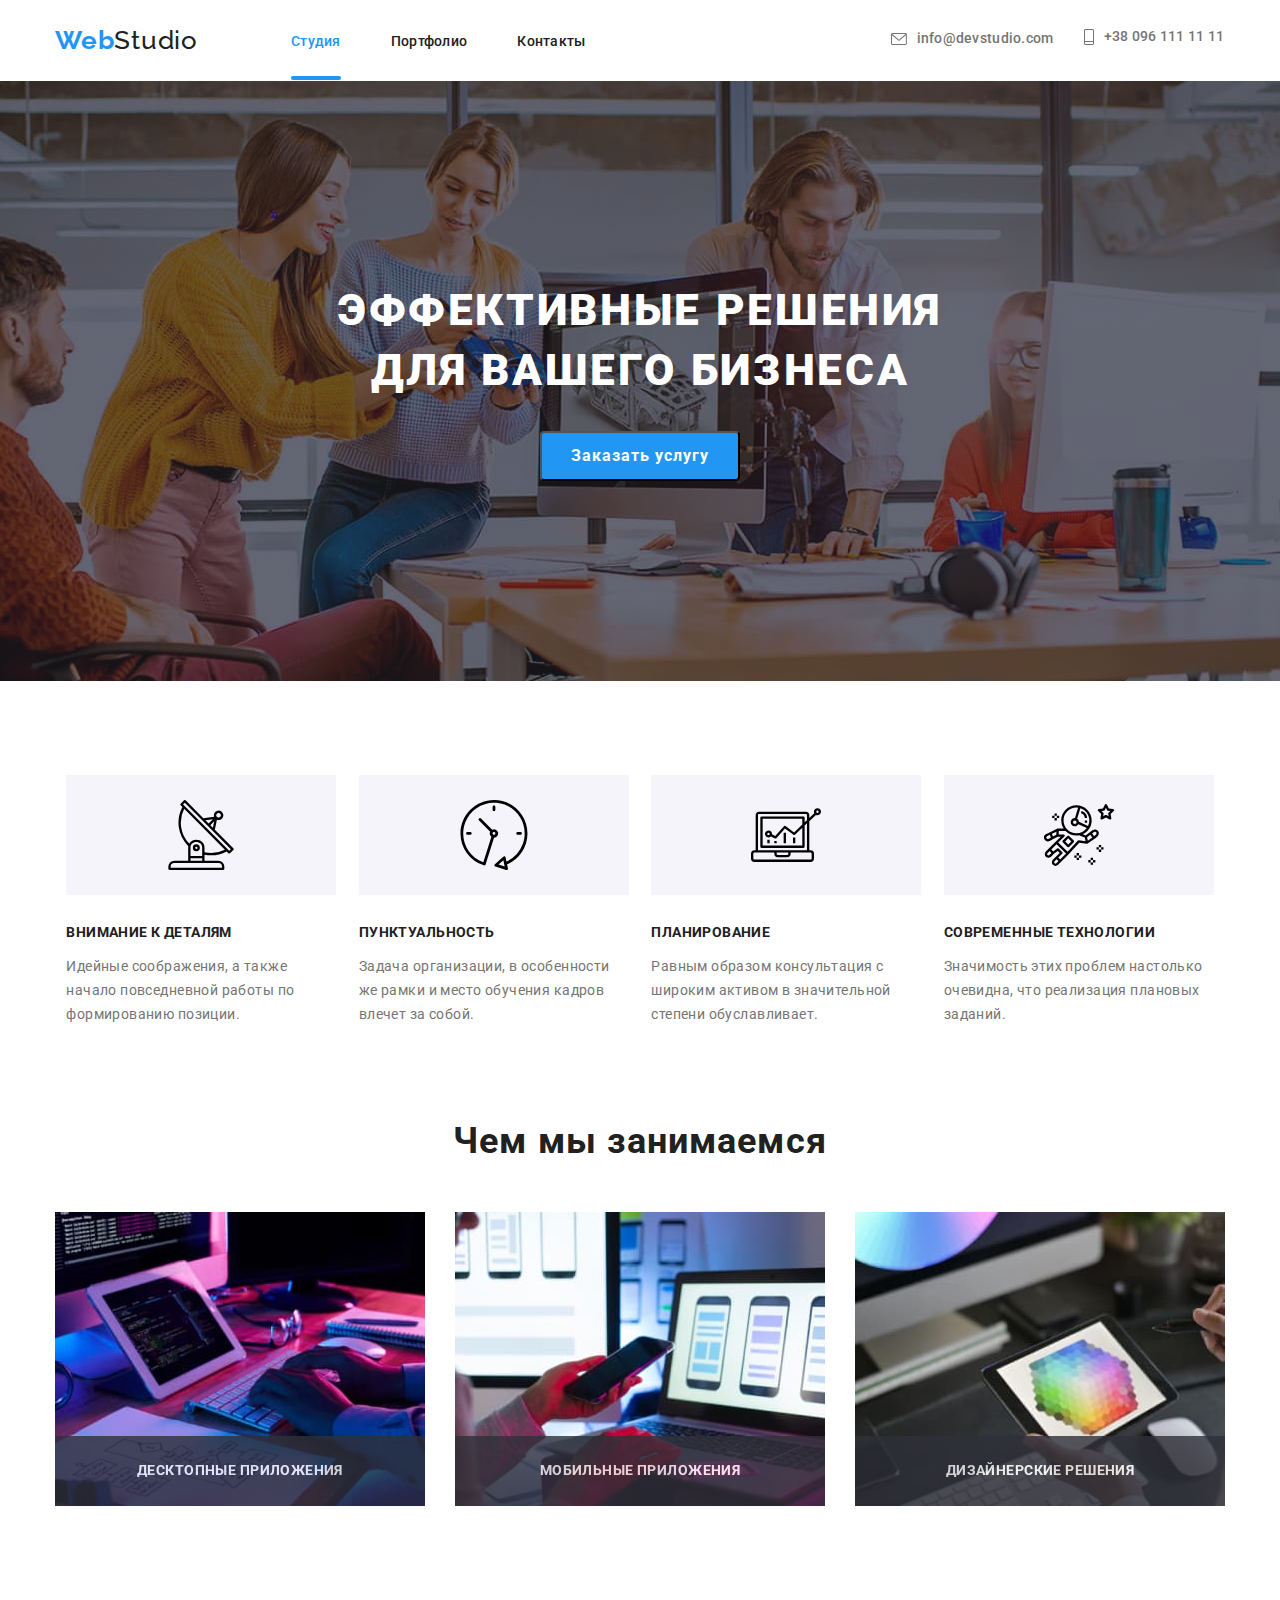
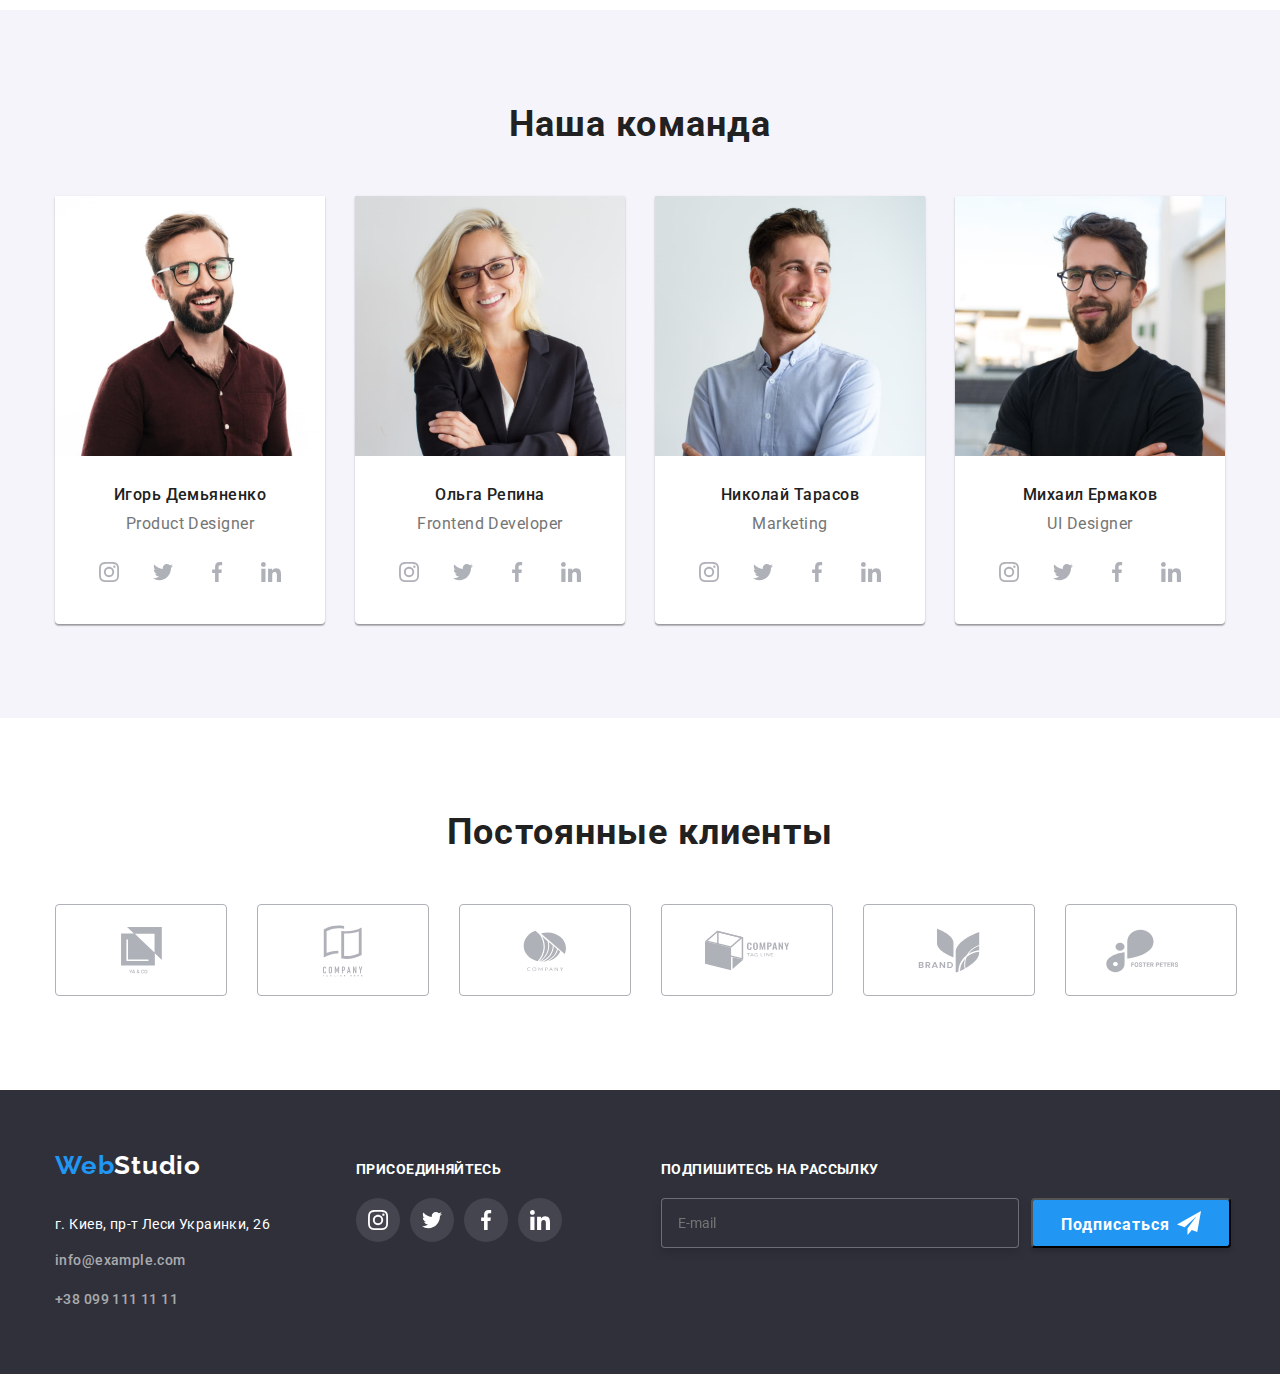
<file: index.html>
<!DOCTYPE html>
<html lang="ru">
  <head>
    <meta charset="UTF-8" />
    <meta http-equiv="X-UA-Compatible" content="IE=edge" />
    <meta name="viewport" content="width=device-width, initial-scale=1.0" />
    <title>Document</title>
    <link rel="preconnect" href="https://fonts.gstatic.com" />
    <link href="https://fonts.googleapis.com/css2?family=Roboto:wght@400;500;700;900&display=swap" rel="stylesheet" />
    <link href="https://fonts.googleapis.com/css2?family=Raleway:wght@700&display=swap" rel="stylesheet" />
    <link
      href="https://cdnjs.cloudflare.com/ajax/libs/modern-normalize/1.0.0/modern-normalize.min.css"
      rel="stylesheet"
    />
    <link rel="stylesheet" href="./css/styles.css" />
  </head>
  <body>
    <header class="header">
      <div class="container">
        <div class="nav-container">
          <nav class="navigation">
            <a class="logo" href="index.html"
              ><span class="logo-word">Web</span><span class="link black-word">Studio</span></a
            >
            <ul class="list-style nav-list">
              <li class="nav-item"><a class="link current" href="index.html">Студия</a></li>
              <li class="nav-item"><a class="link" href="./portfolio.html">Портфолио</a></li>
              <li class="nav-item"><a class="link" href="">Контакты</a></li>
            </ul>
          </nav>
          <ul class="list-style-contacts contacts-list">
            <li class="contact-item">
              <a class="link contacts" href="mailto:info@devstudio.com"
                >info@devstudio.com
                <svg class="mail-icon">
                  <use href="./images/icons.svg#icon-mail"></use>
                </svg>
              </a>
            </li>
            <li class="contact-item">
              <a class="link contacts" href="tel:+380961111111"
                >+38 096 111 11 11
                <svg class="tell-icon">
                  <use href="./images/icons.svg#icon-tell"></use>
                </svg>
              </a>
            </li>
          </ul>
        </div>
      </div>
    </header>
    <main>
      <section class="hero">
        <div class="container hero-container">
          <h1 class="hero-title">Эффективные решения для вашего бизнеса</h1>
          <button class="btn btn-studio" type="button" data-modal-open>
            <span class="btn-text">Заказать услугу</span>
          </button>
        </div>
      </section>
      <section class="content section">
        <div class="container">
          <ul class="list-style-content">
            <li class="content-item">
              <div class="anthenna-container">
                <svg class="antenna-icon">
                  <use href="./images/icons.svg#icon-antenna"></use>
                </svg>
              </div>
              <h3 class="content-title">Внимание к деталям</h3>
              <p class="content-text">
                Идейные соображения, а также начало повседневной работы по формированию позиции.
              </p>
            </li>
            <li class="content-item">
              <div class="clock-container">
                <svg class="clock-icon"><use href="./images/icons.svg#icon-clock"></use></svg>
              </div>
              <h3 class="content-title">Пунктуальность</h3>
              <p class="content-text">
                Задача организации, в особенности же рамки и место обучения кадров влечет за собой.
              </p>
            </li>
            <li class="content-item">
              <div class="diagram-container">
                <svg class="diagram-icon"><use href="./images/icons.svg#icon-diagram"></use></svg>
              </div>
              <h3 class="content-title">Планирование</h3>
              <p class="content-text">
                Равным образом консультация с широким активом в значительной степени обуславливает.
              </p>
            </li>
            <li class="content-item">
              <div class="astronaut-container">
                <svg class="astronaut-icon">
                  <use href="./images/icons.svg#icon-astronaut"></use>
                </svg>
              </div>
              <h3 class="content-title">Современные технологии</h3>
              <p class="content-text">Значимость этих проблем настолько очевидна, что реализация плановых заданий.</p>
            </li>
          </ul>
        </div>
      </section>
      <section class="section work-sct">
        <div class="container">
          <h2 class="work-section">Чем мы занимаемся</h2>
          <ul class="work-list">
            <li class="pic-item">
              <div class="work-thumb">
                <img src="images/box1-2.jpg" width="370" alt="" />
                <p class="img-subtitle">Десктопные приложения</p>
              </div>
            </li>
            <li class="pic-item">
              <div class="work-thumb">
                <img src="images/box2-2.jpg" width="370" alt="" />
                <p class="img-subtitle">Мобильные приложения</p>
              </div>
            </li>
            <li class="pic-item">
              <div class="work-thumb">
                <img src="images/box3-2.jpg" width="370" alt="" />
                <p class="img-subtitle">Дизайнерские решения</p>
              </div>
            </li>
          </ul>
        </div>
      </section>
      <section class="team section">
        <div class="container">
          <h2 class="team-title">Наша команда</h2>
          <ul class="team-list">
            <li class="team-item">
              <img class="pic-member" src="images/img-3-2.jpg" alt="участник команды1" width="270" height="260" />
              <div class="container-team">
                <h3 class="team-member">Игорь Демьяненко</h3>
                <p class="team-item-position">Product Designer</p>
                <ul class="socials-icon list-style">
                  <li class="socials-item">
                    <a href="" class="socials-link" target="_blank" rel="noopener noreferrer">
                      <svg class="socials-svg"><use href="./images/icons.svg#icon-instagram"></use></svg>
                    </a>
                  </li>
                  <li class="socials-item">
                    <a href="" class="socials-link" target="_blank" rel="noopener noreferrer">
                      <svg class="socials-svg"><use href="./images/icons.svg#icon-twitter"></use></svg>
                    </a>
                  </li>
                  <li class="socials-item">
                    <a href="" class="socials-link" target="_blank" rel="noopener noreferrer">
                      <svg class="socials-svg"><use href="./images/icons.svg#icon-facebook"></use></svg>
                    </a>
                  </li>
                  <li class="socials-item">
                    <a href="" class="socials-link" target="_blank" rel="noopener noreferrer">
                      <svg class="socials-svg"><use href="./images/icons.svg#icon-linkedin"></use></svg>
                    </a>
                  </li>
                </ul>
              </div>
            </li>
            <li class="team-item">
              <img class="pic-member" src="images/img-4-2.jpg" alt="участник команды2" width="270" height="260" />
              <div class="container-team">
                <h3 class="team-member">Ольга Репина</h3>
                <p class="team-item-position">Frontend Developer</p>
                <ul class="socials-icon list-style">
                  <li class="socials-item">
                    <a href="" class="socials-link" target="_blank" rel="noopener noreferrer">
                      <svg class="socials-svg"><use href="./images/icons.svg#icon-instagram"></use></svg>
                    </a>
                  </li>
                  <li class="socials-item">
                    <a href="" class="socials-link" target="_blank" rel="noopener noreferrer">
                      <svg class="socials-svg"><use href="./images/icons.svg#icon-twitter"></use></svg>
                    </a>
                  </li>
                  <li class="socials-item">
                    <a href="" class="socials-link" target="_blank" rel="noopener noreferrer">
                      <svg class="socials-svg"><use href="./images/icons.svg#icon-facebook"></use></svg>
                    </a>
                  </li>
                  <li class="socials-item">
                    <a href="" class="socials-link" target="_blank" rel="noopener noreferrer">
                      <svg class="socials-svg"><use href="./images/icons.svg#icon-linkedin"></use></svg>
                    </a>
                  </li>
                </ul>
              </div>
            </li>
            <li class="team-item">
              <img class="pic-member" src="images/img-2-2.jpg" alt="участник команды3" width="270" height="260" />
              <div class="container-team">
                <h3 class="team-member">Николай Тарасов</h3>
                <p class="team-item-position">Marketing</p>
                <ul class="socials-icon list-style">
                  <li class="socials-item">
                    <a href="" class="socials-link" target="_blank" rel="noopener noreferrer">
                      <svg class="socials-svg"><use href="./images/icons.svg#icon-instagram"></use></svg>
                    </a>
                  </li>
                  <li class="socials-item">
                    <a href="" class="socials-link" target="_blank" rel="noopener noreferrer">
                      <svg class="socials-svg"><use href="./images/icons.svg#icon-twitter"></use></svg>
                    </a>
                  </li>
                  <li class="socials-item">
                    <a href="" class="socials-link" target="_blank" rel="noopener noreferrer">
                      <svg class="socials-svg"><use href="./images/icons.svg#icon-facebook"></use></svg>
                    </a>
                  </li>
                  <li class="socials-item">
                    <a href="" class="socials-link" target="_blank" rel="noopener noreferrer">
                      <svg class="socials-svg"><use href="./images/icons.svg#icon-linkedin"></use></svg>
                    </a>
                  </li>
                </ul>
              </div>
            </li>
            <li class="team-item">
              <img class="pic-member" src="images/img-6.jpg" alt="участник команды4" width="270" height="260" />
              <div class="container-team">
                <h3 class="team-member">Михаил Ермаков</h3>
                <p class="team-item-position">UI Designer</p>
                <ul class="socials-icon list-style">
                  <li class="socials-item">
                    <a href="" class="socials-link" target="_blank" rel="noopener noreferrer">
                      <svg class="socials-svg">
                        <use class="socials-svg" href="./images/icons.svg#icon-instagram"></use>
                      </svg>
                    </a>
                  </li>
                  <li class="socials-item">
                    <a href="" class="socials-link" target="_blank" rel="noopener noreferrer">
                      <svg class="socials-svg"><use href="./images/icons.svg#icon-twitter"></use></svg>
                    </a>
                  </li>
                  <li class="socials-item">
                    <a href="" class="socials-link" target="_blank" rel="noopener noreferrer">
                      <svg class="socials-svg"><use href="./images/icons.svg#icon-facebook"></use></svg>
                    </a>
                  </li>
                  <li class="socials-item">
                    <a href="" class="socials-link" target="_blank" rel="noopener noreferrer">
                      <svg class="socials-svg"><use href="./images/icons.svg#icon-linkedin"></use></svg>
                    </a>
                  </li>
                </ul>
              </div>
            </li>
          </ul>
        </div>
      </section>
      <section class="section">
        <div class="container">
          <h2 class="title-client">Постоянные клиенты</h2>
          <ul class="client-list list-style">
            <li class="client-item">
              <a href="" class="client-link" target="_blank" rel="noopener nereferrer">
                <svg class="client-icon" width="41" height="46.7">
                  <use href="./images/icons.svg#icon-group-1"></use>
                </svg>
              </a>
            </li>
            <li class="client-item">
              <a href="" class="client-link" target="_blank" rel="noopener nereferrer">
                <svg class="client-icon" width="40" height="52">
                  <use href="./images/icons.svg#icon-group-2"></use>
                </svg>
              </a>
            </li>
            <li class="client-item">
              <a href="" class="client-link" target="_blank" rel="noopener nereferrer">
                <svg class="client-icon" width="43.46" height="41.18">
                  <use href="./images/icons.svg#icon-group-3"></use>
                </svg>
              </a>
            </li>
            <li class="client-item">
              <a href="" class="client-link" target="_blank" rel="noopener nereferrer">
                <svg class="client-icon" width="84.44" height="40.62">
                  <use href="./images/icons.svg#icon-group-6"></use>
                </svg>
              </a>
            </li>
            <li class="client-item">
              <a href="" class="client-link" target="_blank" rel="noopener nereferrer">
                <svg class="client-icon" width="62.54" height="45.43">
                  <use href="./images/icons.svg#icon-group-4"></use>
                </svg>
              </a>
            </li>
            <li class="client-item">
              <a href="" class="client-link" target="_blank" rel="noopener nereferrer">
                <svg class="client-icon" width="93.79" height="43.93">
                  <use href="./images/icons.svg#icon-group-5"></use>
                </svg>
              </a>
            </li>
          </ul>
        </div>
      </section>
    </main>

    <footer class="footer">
      <div class="container footer-container">
        <div class="footer-1">
          <a class="link logo" href="index.html"><span class="logo-word">Web</span>Studio</a>
          <address>
            <div class="footer-list">
              <ul class="footer-item">
                <li class="item-address"><p class="address">г. Киев, пр-т Леси Украинки, 26</p></li>
                <li class="item-address">
                  <a class="contacts-footer link" href="mailto:info@example.com">info@example.com</a>
                </li>
                <li class="item-address">
                  <a class="contacts-footer link" href="tel:+380991111111">+38 099 111 11 11</a>
                </li>
              </ul>
            </div>
          </address>
        </div>
        <section>
          <div class="socials-container">
            <h2 class="footer-title">присоединяйтесь</h2>
            <ul class="contacts-social-list list-style">
              <li class="contacts-social-item">
                <a href="" class="contacts-link" target="_blank" rel="noopener noreferrer">
                  <svg class="footer-icon">
                    <use href="./images/icons.svg#icon-instagram"></use>
                  </svg>
                </a>
              </li>
              <li class="contacts-social-item">
                <a href="" class="contacts-link" target="_blank" rel="noopener noreferrer">
                  <svg class="footer-icon">
                    <use href="./images/icons.svg#icon-twitter"></use>
                  </svg>
                </a>
              </li>
              <li class="contacts-social-item">
                <a href="" class="contacts-link" target="_blank" rel="noopener noreferrer">
                  <svg class="footer-icon">
                    <use href="./images/icons.svg#icon-facebook"></use>
                  </svg>
                </a>
              </li>
              <li class="contacts-social-item">
                <a href="" class="contacts-link" target="_blank" rel="noopener noreferrer">
                  <svg class="footer-icon">
                    <use href="./images/icons.svg#icon-linkedin"></use>
                  </svg>
                </a>
              </li>
            </ul>
          </div>
        </section>
        <div class="form-container">
          <form class="form">
            <label class="footer-form" for="user-email">Подпишитесь на рассылку</label>
            <div class="form-container-imput">
              <input type="text" id="user-email" class="form-input" name="user-email" placeholder="E-mail" />
              <button type="submit" class="footer-btn">
                <span class="footer-btn-text">Подписаться</span>
                <svg class="footer-form-icon"><use href="./images/icons.svg#icon-send"></use></svg>
              </button>
            </div>
          </form>
        </div>
      </div>
    </footer>
    <div class="backdrop is-hidden" data-modal>
      <div class="modal">
        <button class="modal-close-button" data-modal-close>
          <svg width="11" height="11">
            <use href="./images/icons.svg#icon-vector"></use>
          </svg>
        </button>
        <p class="modal-title">Оставьте свои данные, мы вам перезвоним</p>
        <form class="modal-form" autocomplete="off">
          <label class="modal-label" for="user-name"><span class="modal-subtitle">Имя</span></label>
          <div class="mdl-form-container">
            <input type="text" id="user-name" placeholder=" " class="modal-input" name="user-name" required />
            <svg class="modal-form-icon" width="12" height="12">
              <use href="./images/icons.svg#icon-name"></use>
            </svg>
          </div>

          <label class="modal-label" for="user-tel"><span class="modal-subtitle">Телефон</span></label>
          <div class="mdl-form-container">
            <input type="tel" id="user-tel" placeholder=" " class="modal-input" name="user-tel" required />
            <svg class="modal-form-icon" width="13" height="13">
              <use href="./images/icons.svg#icon-phone"></use>
            </svg>
          </div>

          <label class="modal-label" for="user-mail"><span class="modal-subtitle">Почта</span></label>
          <div class="mdl-form-container">
            <input type="text" id="user-mail" placeholder=" " class="modal-input" name="user-mail" required />
            <svg class="modal-form-icon" width="19" height="12">
              <use href="./images/icons.svg#icon-email"></use>
            </svg>
          </div>

          <label class="comments-label">
            <span class="modal-subtitle">Комментарий</span>
            <textarea name="comments" class="modal-textarea" id="comments" placeholder="Введите текст"></textarea>
          </label>

          <input type="checkbox" class="checkbox-input visually-hidden" id="user-checkbox" />
          <label for="user-checkbox" class="modal-checkbox"
            >Соглашаюсь с рассылкой и принимаю <a href="" class="checkbox-link">Условия договора</a>
          </label>
          <button class="button-form" type="submit"><span class="text-modal-btn">Отправить</span></button>
        </form>
      </div>
    </div>
    <script src="./js/modal.js"></script>
  </body>
</html>
</file>
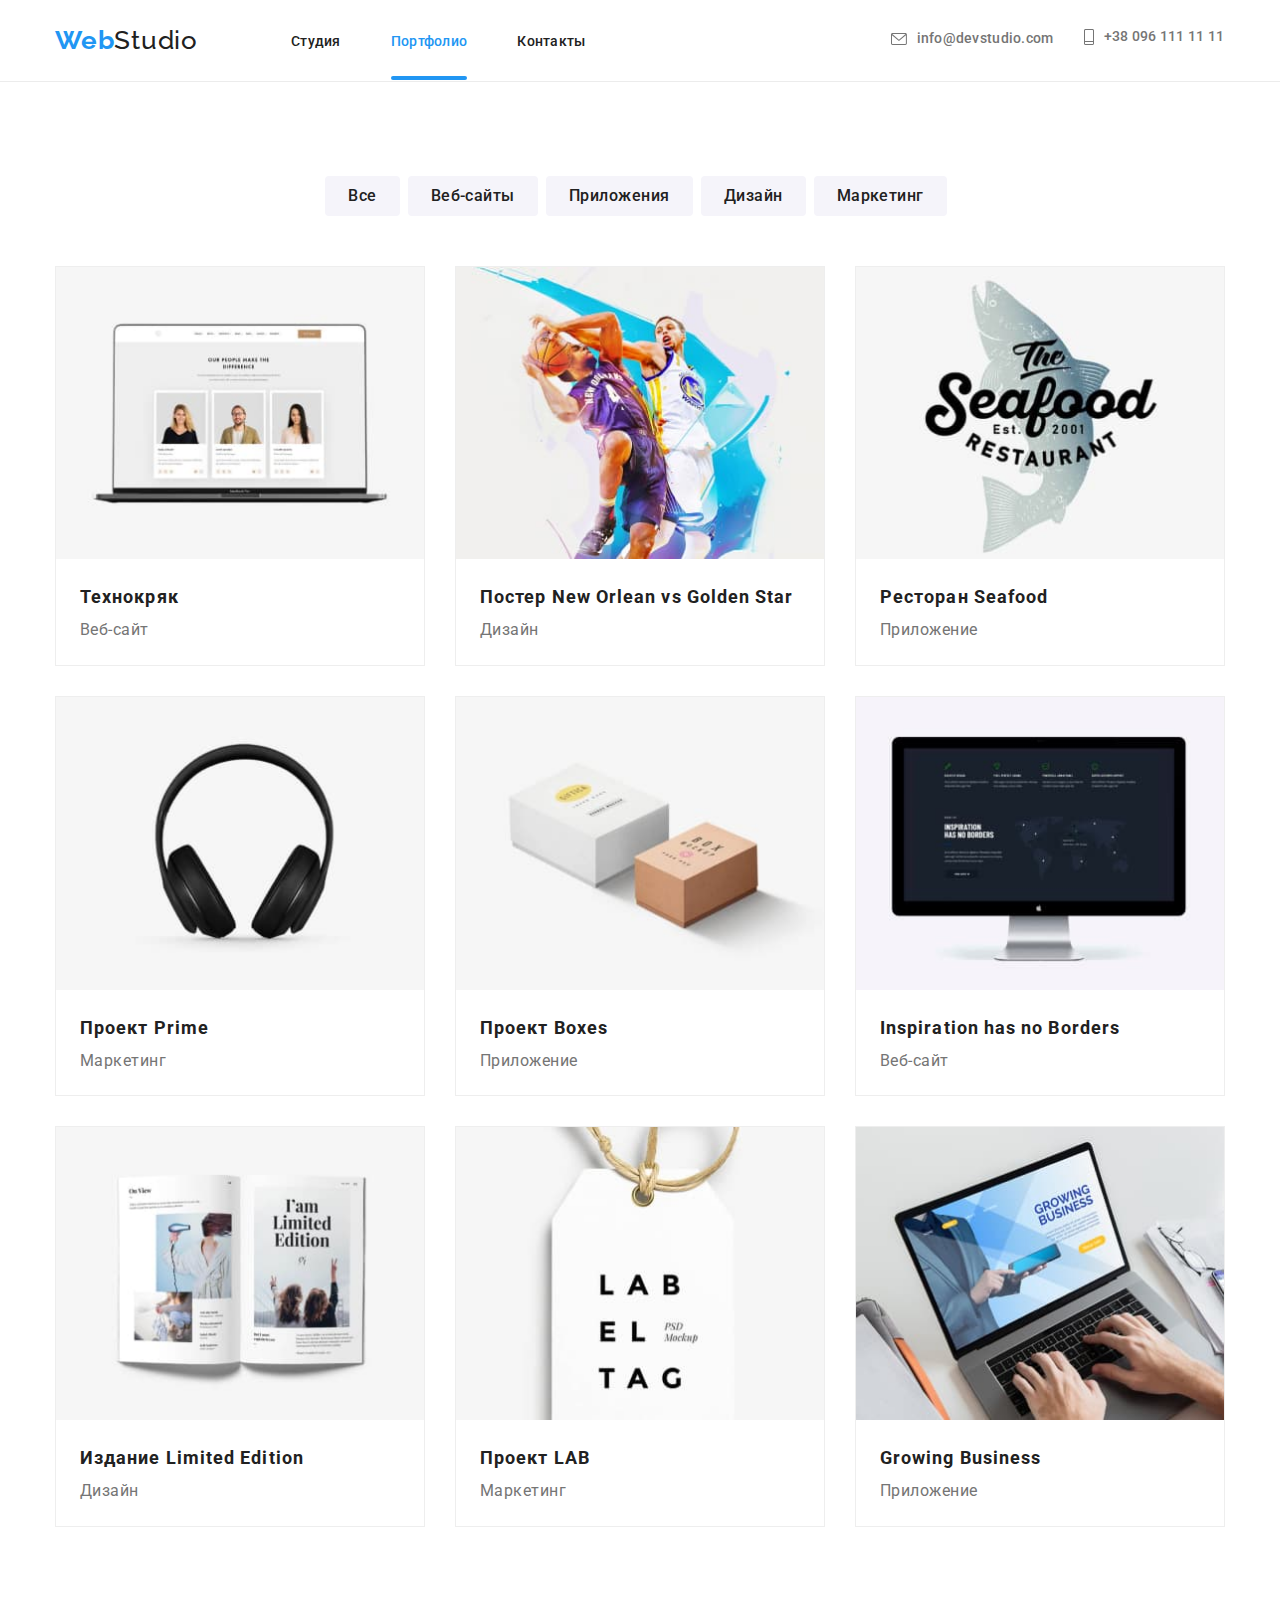
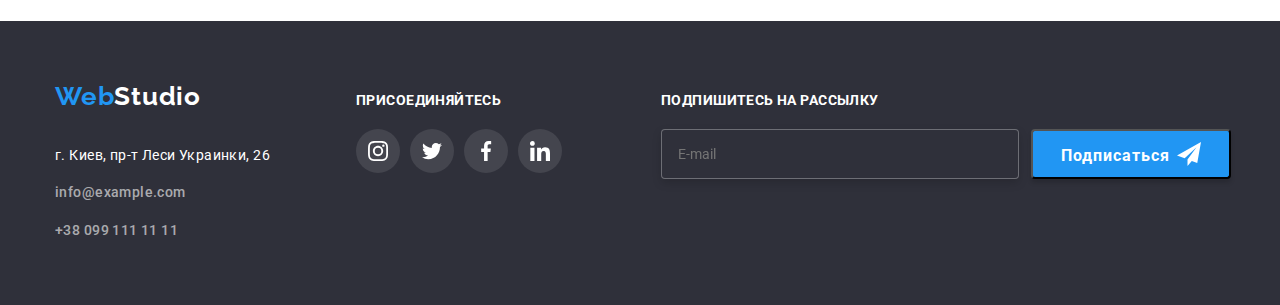
<file: portfolio.html>
<!DOCTYPE html>
<html lang="ru">
  <head>
    <meta charset="UTF-8" />
    <meta http-equiv="X-UA-Compatible" content="IE=edge" />
    <meta name="viewport" content="width=device-width, initial-scale=1.0" />
    <title>Document</title>
    <link rel="preconnect" href="https://fonts.gstatic.com" />
    <link href="https://fonts.googleapis.com/css2?family=Roboto:wght@400;500;700;900&display=swap" rel="stylesheet" />
    <link href="https://fonts.googleapis.com/css2?family=Raleway:wght@700&display=swap" rel="stylesheet" />
    <link
      href="https://cdnjs.cloudflare.com/ajax/libs/modern-normalize/1.0.0/modern-normalize.min.css"
      rel="stylesheet"
    />
    <link rel="stylesheet" href="./css/styles.css" />
  </head>
  <body>
    <header class="header-border">
      <div class="container">
        <div class="nav-container">
          <nav class="navigation">
            <a class="logo" href="index.html"
              ><span class="logo-word">Web</span><span class="link black-word">Studio</span></a
            >
            <ul class="list-style nav-list">
              <li class="nav-item">
                <a class="link" href="index.html">Студия</a>
              </li>
              <li class="nav-item"><a class="link current" href="./portfolio.html">Портфолио</a></li>
              <li class="nav-item"><a class="link" href="">Контакты</a></li>
            </ul>
          </nav>
          <ul class="list-style-contacts contacts-list">
            <li class="contact-item">
              <a class="link contacts" href="mailto:info@devstudio.com"
                >info@devstudio.com
                <svg class="mail-icon">
                  <use href="./images/icons.svg#icon-mail"></use>
                </svg>
              </a>
            </li>
            <li class="contact-item">
              <a class="link contacts" href="tel:+380961111111"
                >+38 096 111 11 11
                <svg class="tell-icon">
                  <use href="./images/icons.svg#icon-tell"></use>
                </svg>
              </a>
            </li>
          </ul>
        </div>
      </div>
    </header>
    <main>
      <section class="section">
        <h1 class="visually-hidden">Портфолио</h1>
        <div class="container">
          <ul class="title-btn">
            <li class="button-item">
              <button class="link-btn btn" type="button">Все</button>
            </li>
            <li class="button-item">
              <button class="link-btn btn" type="button">Веб-сайты</button>
            </li>
            <li class="button-item">
              <button class="link-btn btn" type="button">Приложения</button>
            </li>
            <li class="button-item">
              <button class="link-btn btn" type="button">Дизайн</button>
            </li>
            <li class="button-item">
              <button class="link-btn btn" type="button">Маркетинг</button>
            </li>
          </ul>
          <ul class="section-items">
            <li class="portfolio-item">
              <a href="" class="portfolio-link">
                <div class="overlay-thumb">
                  <img src="images.portfolio/img1.jpg" class="img-portf" alt="" width="370" height="294" />
                  <div class="overlay-subtitle">
                    <div class="portfolio-overlay">
                      <p class="subtitle-img">
                        Технокряк это современная площадка распространения коронавируса. Компании используют эту
                        платформу для цифрового шпионажа и атак на защищённые сервера конкурентов.
                      </p>
                    </div>
                  </div>
                </div>
                <div class="container-title">
                  <h2 class="portfolio-title">Технокряк</h2>
                  <p class="portfolio-subtitle">Веб-сайт</p>
                </div>
              </a>
            </li>
            <li class="portfolio-item">
              <a href="" class="portfolio-link">
                <div class="overlay-thumb">
                  <img src="images.portfolio/img2.jpg" alt="" width="370" height="294" />
                  <div class="overlay-subtitle">
                    <div class="portfolio-overlay">
                      <p class="subtitle-img">
                        Технокряк это современная площадка распространения коронавируса. Компании используют эту
                        платформу для цифрового шпионажа и атак на защищённые сервера конкурентов.
                      </p>
                    </div>
                  </div>
                </div>
                <div class="container-title">
                  <h2 class="portfolio-title">Постер New Orlean vs Golden Star</h2>
                  <p class="portfolio-subtitle">Дизайн</p>
                </div>
              </a>
            </li>
            <li class="portfolio-item">
              <a href="" class="portfolio-link">
                <div class="overlay-thumb">
                  <img src="images.portfolio/img3.jpg" alt="" width="370" height="294" />
                  <div class="overlay-subtitle">
                    <div class="portfolio-overlay">
                      <p class="subtitle-img">
                        Технокряк это современная площадка распространения коронавируса. Компании используют эту
                        платформу для цифрового шпионажа и атак на защищённые сервера конкурентов.
                      </p>
                    </div>
                  </div>
                </div>
                <div class="container-title">
                  <h2 class="portfolio-title">Ресторан Seafood</h2>
                  <p class="portfolio-subtitle">Приложение</p>
                </div>
              </a>
            </li>
            <li class="portfolio-item">
              <a href="" class="portfolio-link">
                <div class="overlay-thumb">
                  <img src="images.portfolio/img4.jpg" alt="" width="370" height="294" />
                  <div class="overlay-subtitle">
                    <div class="portfolio-overlay">
                      <p class="subtitle-img">
                        Технокряк это современная площадка распространения коронавируса. Компании используют эту
                        платформу для цифрового шпионажа и атак на защищённые сервера конкурентов.
                      </p>
                    </div>
                  </div>
                </div>
                <div class="container-title">
                  <h2 class="portfolio-title">Проект Prime</h2>
                  <p class="portfolio-subtitle">Маркетинг</p>
                </div>
              </a>
            </li>
            <li class="portfolio-item">
              <a href="" class="portfolio-link">
                <div class="overlay-thumb">
                  <img src="images.portfolio/img5.jpg" alt="" width="370" height="294" />
                  <div class="overlay-subtitle">
                    <div class="portfolio-overlay">
                      <p class="subtitle-img">
                        Технокряк это современная площадка распространения коронавируса. Компании используют эту
                        платформу для цифрового шпионажа и атак на защищённые сервера конкурентов.
                      </p>
                    </div>
                  </div>
                </div>
                <div class="container-title">
                  <h2 class="portfolio-title">Проект Boxes</h2>
                  <p class="portfolio-subtitle">Приложение</p>
                </div>
              </a>
            </li>
            <li class="portfolio-item">
              <a href="" class="portfolio-link">
                <div class="overlay-thumb">
                  <img src="images.portfolio/img6.jpg" alt="" width="370" height="294" />
                  <div class="overlay-subtitle">
                    <div class="portfolio-overlay">
                      <p class="subtitle-img">
                        Технокряк это современная площадка распространения коронавируса. Компании используют эту
                        платформу для цифрового шпионажа и атак на защищённые сервера конкурентов.
                      </p>
                    </div>
                  </div>
                </div>
                <div class="container-title">
                  <h2 class="portfolio-title">Inspiration has no Borders</h2>
                  <p class="portfolio-subtitle">Веб-сайт</p>
                </div>
              </a>
            </li>
            <li class="portfolio-item">
              <a href="" class="portfolio-link">
                <div class="overlay-thumb">
                  <img src="images.portfolio/img7.jpg" alt="" width="370" height="294" />
                  <div class="overlay-subtitle">
                    <div class="portfolio-overlay">
                      <p class="subtitle-img">
                        Технокряк это современная площадка распространения коронавируса. Компании используют эту
                        платформу для цифрового шпионажа и атак на защищённые сервера конкурентов.
                      </p>
                    </div>
                  </div>
                </div>
                <div class="container-title">
                  <h2 class="portfolio-title">Издание Limited Edition</h2>
                  <p class="portfolio-subtitle">Дизайн</p>
                </div>
              </a>
            </li>
            <li class="portfolio-item">
              <a href="" class="portfolio-link">
                <div class="overlay-thumb">
                  <img src="images.portfolio/img8.jpg" alt="" width="370" height="294" />
                  <div class="overlay-subtitle">
                    <div class="portfolio-overlay">
                      <p class="subtitle-img">
                        Технокряк это современная площадка распространения коронавируса. Компании используют эту
                        платформу для цифрового шпионажа и атак на защищённые сервера конкурентов.
                      </p>
                    </div>
                  </div>
                </div>
                <div class="container-title">
                  <h2 class="portfolio-title">Проект LAB</h2>
                  <p class="portfolio-subtitle">Маркетинг</p>
                </div>
              </a>
            </li>
            <li class="portfolio-item">
              <a href="" class="portfolio-link">
                <div class="overlay-thumb">
                  <img src="images.portfolio/img9.jpg" alt="" width="370" height="294" />
                  <div class="overlay-subtitle">
                    <div class="portfolio-overlay">
                      <p class="subtitle-img">
                        Технокряк это современная площадка распространения коронавируса. Компании используют эту
                        платформу для цифрового шпионажа и атак на защищённые сервера конкурентов.
                      </p>
                    </div>
                  </div>
                </div>
                <div class="container-title">
                  <h2 class="portfolio-title">Growing Business</h2>
                  <p class="portfolio-subtitle">Приложение</p>
                </div>
              </a>
            </li>
          </ul>
        </div>
      </section>
    </main>
    <footer class="footer">
      <div class="container footer-container">
        <div class="footer-1">
          <a class="link logo" href="index.html"><span class="logo-word">Web</span>Studio</a>
          <address>
            <div class="footer-list">
              <ul class="footer-item">
                <li class="item-address"><p class="address">г. Киев, пр-т Леси Украинки, 26</p></li>
                <li class="item-address">
                  <a class="contacts-footer link" href="mailto:info@example.com">info@example.com</a>
                </li>
                <li class="item-address">
                  <a class="contacts-footer link" href="tel:+380991111111">+38 099 111 11 11</a>
                </li>
              </ul>
            </div>
          </address>
        </div>
        <section>
          <div class="socials-container">
            <h2 class="footer-title">присоединяйтесь</h2>
            <ul class="contacts-social-list list-style">
              <li class="contacts-social-item">
                <a href="" class="contacts-link" target="_blank" rel="noopener noreferrer">
                  <svg class="footer-icon">
                    <use href="./images/icons.svg#icon-instagram"></use>
                  </svg>
                </a>
              </li>
              <li class="contacts-social-item">
                <a href="" class="contacts-link" target="_blank" rel="noopener noreferrer">
                  <svg class="footer-icon">
                    <use href="./images/icons.svg#icon-twitter"></use>
                  </svg>
                </a>
              </li>
              <li class="contacts-social-item">
                <a href="" class="contacts-link" target="_blank" rel="noopener noreferrer">
                  <svg class="footer-icon">
                    <use href="./images/icons.svg#icon-facebook"></use>
                  </svg>
                </a>
              </li>
              <li class="contacts-social-item">
                <a href="" class="contacts-link" target="_blank" rel="noopener noreferrer">
                  <svg class="footer-icon">
                    <use href="./images/icons.svg#icon-linkedin"></use>
                  </svg>
                </a>
              </li>
            </ul>
          </div>
        </section>
        <div class="form-container">
          <form class="form">
            <label class="footer-form" for="user-email">Подпишитесь на рассылку</label>
            <div class="form-container-imput">
              <input type="text" id="user-email" class="form-input" name="user-email" placeholder="E-mail" />
              <button type="submit" class="footer-btn">
                <span class="footer-btn-text">Подписаться</span>
                <svg class="footer-form-icon"><use href="./images/icons.svg#icon-send"></use></svg>
              </button>
            </div>
          </form>
        </div>
      </div>
    </footer>
  </body>
</html>
</file>
<file: css/styles.css>
:root {
  --main-text-color: #757575;
  --title-text-color: #212121;
  --accent-text-color: #2196f3;
  --dark-bg-cl: #2f303a;
  --alt-bg-cl: #f5f4fa;
  --bg-cl-cards: #ffffff;
  --main-font: 'Roboto', sans-serif;
  --icon-color: #afb1b8;
}

html {
  box-sizing: border-box;
}

*,
*::before,
*::after {
  box-sizing: border-box;
}

body {
  font-family: 'Roboto', sans-serif;
  font-size: 14px;
  line-height: 1.71;
  letter-spacing: 0.03em;
  color: var(--main-text-color);
}

h1,
h2,
h3,
h4,
h5,
h6,
p,
ul {
  margin: 0;
}

img {
  display: block;
  max-width: 100%;
  height: auto;
}

.container {
  width: 1200px;
  padding-left: 15px;
  padding-right: 15px;
  margin-left: auto;
  margin-right: auto;
}

.header-border {
  border-bottom: 1px solid #ececec;
}

.navigation {
  display: inline-flex;
  align-items: center;
  margin-right: auto;
  /* justify-content: space-around; */
}

.nav-container {
  display: inline-flex;
  padding: 25px 0 25px 0;
}

.nav-list,
.contacts-list {
  display: inline-flex;
  padding-left: 0;
}

.nav-item:not(:last-child) {
  margin-right: 50px;
}

.contact-item:not(:last-child) {
  margin-right: 30px;
}

.contacts-list {
  margin-left: 305px;
}

.list-style,
.list-style-contacts,
.list-style-content {
  list-style: none;
}

.current::after {
  content: '';
  display: block;
  position: absolute;
  width: 100%;
  height: 4px;
  background-color: var(--accent-text-color);
  bottom: -31px;
  left: 0;
  border-radius: 2px;
}

.link {
  font-size: 14px;
  line-height: 1.14;
  letter-spacing: 0.02em;
  font-weight: 500;
  cursor: pointer;
  color: var(--title-text-color);
  text-decoration: none;
  transition: color 250ms cubic-bezier(0.4, 0, 0.2, 1);
}

.current {
  position: relative;
  color: var(--accent-text-color);
}

.link:hover,
.link:focus {
  color: var(--accent-text-color);
}

.logo .black-word {
  margin-right: 93px;
  font-family: 'Raleway', sans-serif;
  font-size: 26px;
  line-height: 1.19;
  letter-spacing: 0.03em;
  color: var(--accent-text-color);
  color: var(--title-text-color);
}

.logo-word {
  font-family: inherit;
  font-weight: bold;
  color: var(--accent-text-color);
}

.contacts {
  flex-direction: row-reverse;
  display: inline-flex;
  align-items: center;
  font-size: 14px;
  line-height: 1.14;
  letter-spacing: 0.02em;
  color: var(--main-text-color);
}

.mail-icon {
  margin-right: 10px;
  width: 16px;
  height: 12px;
  cursor: pointer;
  fill: currentColor;
}

.mail-icon:hover,
.mail-icon:focus {
  fill: var(--accent-text-color);
}

.tell-icon {
  margin-right: 10px;
  width: 10px;
  height: 16px;
  cursor: pointer;
  fill: currentColor;
}

.tell-icon:hover,
.tell-icon:focus {
  fill: var(--accent-text-color);
}

.section {
  padding-top: 94px;
  padding-bottom: 94px;
}

.hero {
  max-width: 1600px;
  padding: 200px 0 200px 0;
  height: 600px;
  background-color: var(--dark-bg-cl);
  margin-left: auto;
  margin-right: auto;
  background-image: linear-gradient(rgba(47, 48, 58, 0.4), rgba(47, 48, 58, 0.4)), url('../images/hero1.jpg');
  background-size: cover;
  background-repeat: no-repeat;
  background-position: center;
}

.hero-container {
  text-align: center;
}

.hero-title {
  margin-right: auto;
  margin-left: auto;
  margin-bottom: 30px;
  width: 696px;

  font-weight: 900;
  font-size: 44px;
  line-height: 1.36;
  text-align: center;
  letter-spacing: 0.06em;
  text-transform: uppercase;
  color: var(--bg-cl-cards);
}

.btn {
  display: inline-block;
  min-width: 200px;
  text-align: center;
  cursor: pointer;

  background-color: var(--accent-text-color);
  /* box-shadow: 0px 4px 4px rgba(0, 0, 0, 0.15); */
  border-radius: 4px;
  transition: background-color 250ms cubic-bezier(0.4, 0, 0.2, 1), color 250ms cubic-bezier(0.4, 0, 0.2, 1),
    box-shadow 250ms cubic-bezier(0.4, 0, 0.2, 1);
}

.btn-studio {
  height: 50px;
}

.btn-text {
  display: inline-flex;
  align-items: center;
  text-align: center;

  font-weight: bold;
  font-size: 16px;
  line-height: 1.87;
  letter-spacing: 0.06em;
  color: var(--bg-cl-cards);
}

.list-style-content {
  display: flex;
  padding: 0;
  justify-content: space-around;
}

.content-list {
  display: flex;
}

.content-item {
  width: 270px;
  /* height: 251px; */
}

.anthenna-container,
.clock-container,
.diagram-container,
.astronaut-container {
  width: 270px;
  height: 120px;
  background-color: var(--alt-bg-cl);
  margin-bottom: 30px;
  display: inline-flex;
  align-items: center;
  justify-content: center;
}

.antenna-icon,
.clock-icon,
.diagram-icon,
.astronaut-icon {
  width: 70px;
  height: 70px;
}

.content-title {
  display: block;
  padding-right: 30px;
  padding-bottom: 10px;
  font-weight: bold;
  font-size: 14px;
  line-height: 1.14;
  letter-spacing: 0.03em;
  text-transform: uppercase;
  color: var(--title-text-color);
}

.content-text:last-child {
  padding-right: 0;
}

.content-text {
  display: inline-flex;
  padding-right: 30px;
  font-size: 14px;
  line-height: 1.71;
  letter-spacing: 0.03em;
  color: var(--main-text-color);
}

.work-sct {
  padding-top: 0;
}

.work-section {
  margin-bottom: 50px;
  text-align: center;
  font-weight: bold;
  font-size: 36px;
  line-height: 1.16;
  text-align: center;
  letter-spacing: 0.03em;
  color: var(--title-text-color);
}

.work-list {
  display: inline-flex;
}

.work-list,
.team-list,
.section-items,
.footer-item {
  padding: 0;
}

.pic-item:last-child {
  margin-right: 0;
}

.pic-item {
  list-style: none;
  min-width: 370px;
  margin-right: 30px;
}

.work-thumb {
  position: relative;
}

.work-thumb {
  display: inline-block;
  position: relative;
}

.img-subtitle {
  display: flex;
  align-items: center;
  justify-content: center;
  width: 370px;
  height: 70px;
  position: absolute;
  bottom: 0;
  left: 0;
  font-family: 'Roboto';
  font-weight: bold;
  font-size: 14px;
  line-height: 1.14;
  text-align: center;
  letter-spacing: 0.03em;
  text-transform: uppercase;
  transform: translate(100% 100%);
  background-color: #2f303a;
  opacity: 0.8;
  color: var(--bg-cl-cards);
}

.team {
  background-color: var(--alt-bg-cl);
}

.team-title {
  font-weight: bold;
  font-size: 36px;
  line-height: 1.16;
  text-align: center;
  letter-spacing: 0.03em;
  color: var(--title-text-color);
}

.team-list {
  display: inline-flex;
}

.team-item:last-child {
  margin-right: 0;
}

.team-item {
  margin-top: 50px;
  margin-right: 30px;
  min-width: 270px;
  list-style: none;
  background-color: var(--bg-cl-cards);
  box-shadow: 0px 1px 3px rgba(0, 0, 0, 0.12), 0px 1px 1px rgba(0, 0, 0, 0.14), 0px 2px 1px rgba(0, 0, 0, 0.2);
  border-radius: 0px 0px 4px 4px;
}

.pic-member {
  /* background: url(4853.jpg); */
  border-radius: 0px;
}

.container-team {
  padding-top: 30px;
  padding-bottom: 30px;
}

.team-member {
  margin-bottom: 10px;
  font-weight: 500;
  font-size: 16px;
  line-height: 1.18;
  text-align: center;
  letter-spacing: 0.03em;
  color: var(--title-text-color);
}

.team-item-position {
  font-size: 16px;
  font-weight: normal;
  line-height: 1.18;
  text-align: center;
  letter-spacing: 0.03em;
  color: var(--main-text-color);
}

.socials-icon {
  display: inline-flex;
  margin-top: 16px;
  margin-left: 32px;
  margin-right: 30px;
  padding: 0;
}

.socials-item:not(:last-child),
.contacts-social-item:not(:last-child) {
  margin-right: 10px;
}

.socials-link:hover,
.socials-link:focus {
  background-color: var(--accent-text-color);
}

.socials-link:hover .socials-svg,
.socials-link:focus .socials-svg {
  fill: var(--bg-cl-cards);
}

.socials-link,
.contacts-link {
  display: flex;
  align-items: center;
  justify-content: center;
  width: 44px;
  height: 44px;
  border-radius: 50%;
  cursor: pointer;
  transition: background-color 250ms cubic-bezier(0.4, 0, 0.2, 1), color 250ms cubic-bezier(0.4, 0, 0.2, 1);
}

.socials-link {
  background-color: var(--bg-cl-cards);
}

.socials-svg {
  width: 20px;
  height: 20px;
  fill: var(--icon-color);
  transition: 250ms cubic-bezier(0.4, 0, 0.2, 1);
}

.title-client {
  font-family: 'Roboto';
  font-weight: bold;
  font-size: 36px;
  line-height: 1.16;
  text-align: center;
  letter-spacing: 0.03em;
  color: var(--title-text-color);
}

.client-list {
  width: 170px;
  height: 92px;
  display: inline-flex;
  margin-top: 50px;
  padding: 0;
}

.client-item:not(:last-child) {
  margin-right: 30px;
}

.client-item {
  border: 1px solid var(--icon-color);
  border-radius: 4px;
  transition: border-color 250ms cubic-bezier(0.4, 0, 0.2, 1);
}

.client-item:hover,
.client-item:focus {
  border-color: var(--accent-text-color);
}

.client-link:hover .client-icon,
.client-link:focus .client-icon {
  fill: var(--accent-text-color);
}

.client-link {
  display: inline-flex;
  align-items: center;
  justify-content: center;
  cursor: pointer;
  width: 170px;
  height: 92px;
  padding: 16px 32px;
}

.client-icon {
  fill: var(--icon-color);
  transition: fill 250ms cubic-bezier(0.4, 0, 0.2, 1);
}

.footer {
  padding-top: 60px;
  padding-bottom: 60px;
  background-color: var(--dark-bg-cl);
}

.footer-container {
  display: flex;
  align-items: baseline;
}

.footer-1 {
  display: block;
}

.logo {
  display: inline-block;
  font-family: 'Raleway', sans-serif;
  font-weight: bold;
  font-size: 26px;
  line-height: 1.19;
  letter-spacing: 0.03em;
  color: var(--bg-cl-cards);
}

.footer-list {
  display: block;
  padding-top: 20px;
  width: 231px;
}

.address {
  font-size: 14px;
  font-style: normal;
  line-height: 1.71;
  letter-spacing: 0.03em;
  color: var(--bg-cl-cards);
}

.item-address {
  padding-top: 9px;
}

.contacts-footer {
  font-size: 14px;
  font-style: normal;
  line-height: 1.71;
  letter-spacing: 0.03em;
  color: rgba(255, 255, 255, 0.6);
}

.footer-title {
  font-family: 'Roboto';
  font-style: normal;
  font-weight: bold;
  font-size: 14px;
  line-height: 1.14;
  letter-spacing: 0.03em;
  text-transform: uppercase;
  color: var(--bg-cl-cards);
}

.socials-container {
  display: block;
  margin-left: 70px;
  width: 212px;
}

.contacts-social-list {
  display: block;
  padding: 0;
  display: inline-flex;
  margin-top: 20px;
}

.contacts-link {
  background: rgba(255, 255, 255, 0.1);
}

.contacts-link:hover,
.contacts-link:focus {
  background-color: var(--accent-text-color);
}

.footer-icon {
  width: 20px;
  height: 20px;
  fill: var(--bg-cl-cards);
}

.form {
  font-family: 'Roboto';
  font-weight: bold;
  font-size: 14px;
  line-height: 1.14;
  letter-spacing: 0.03em;
  text-transform: uppercase;
  color: var(--bg-cl-cards);
}

.form-container {
  /* display: inline-block; */
  width: 570px;
  height: 86px;
  margin-left: 93px;
}

.footer-form {
  display: flex;
  flex-wrap: wrap;
}

.form-container-imput {
  display: inline-flex;
  margin-top: 20px;
}

.form-input {
  padding-left: 16px;
  width: 358px;
  height: 50px;
  margin-right: 12px;
  border: 1px solid rgba(255, 255, 255, 0.3);
  box-sizing: border-box;
  filter: drop-shadow(0px 4px 4px rgba(0, 0, 0, 0.15));
  border-radius: 4px;
  background-color: var(--dark-bg-cl);
  color: var(--bg-cl-cards);
  outline: transparent;
}

.form-input:focus-within {
  border-color: var(--accent-text-color);
}

.footer-btn {
  position: relative;
  width: 200px;
  height: 50px;
  background: var(--accent-text-color);
  box-shadow: 0px 4px 4px rgba(0, 0, 0, 0.15);
  border-radius: 4px;
  padding: 0;
  margin: 0;
  cursor: pointer;
}

.footer-btn-text {
  margin-top: 10px;
  margin-bottom: 10px;
  margin-right: 28px;
  margin-left: 28px;
  font-family: 'Roboto';
  font-weight: bold;
  font-size: 16px;
  line-height: 1.87;
  display: flex;
  align-items: center;
  text-align: center;
  letter-spacing: 0.06em;
  color: var(--bg-cl-cards);
}

.footer-form-icon {
  position: absolute;
  top: 50%;
  right: 0;
  transform: translateY(-50%);
  width: 24px;
  height: 24px;
  margin-right: 28px;
  margin-left: 10px;

  fill: var(--bg-cl-cards);
}

.backdrop {
  position: fixed;
  top: 0;
  left: 0;
  width: 100%;
  height: 100%;
  background-color: rgba(0, 0, 0, 0.2);
  opacity: 1;
  transition: 250ms cubic-bezier(0.4, 0, 0.2, 1);
}

.is-hidden {
  visibility: hidden;
  opacity: 0;
  pointer-events: none;
}

.is-hidden .modal {
  transform: translate(-50%, -50%) scale(0.9);
}

.modal {
  position: absolute;
  top: 50%;
  left: 50%;
  background-color: var(--bg-cl-cards);
  width: 528px;
  height: 581px;
  padding: 40px;
  transform: translate(-50%, -50%) scale(1);
}

.modal-close-button {
  position: absolute;
  border-radius: 50%;
  width: 30px;
  height: 30px;
  right: 8px;
  top: 8px;
  cursor: pointer;
  background: #ffffff;
  border: 1px solid rgba(0, 0, 0, 0.1);
  box-sizing: border-box;
  transition: 250ms cubic-bezier(0.4, 0, 0.2, 1);
}

.modal-close-button:hover,
.modal-close-button:focus {
  fill: var(--accent-text-color);
}

.modal-title {
  /* margin: 40px 40px 0px 40px; */
  font-family: 'Roboto';
  font-weight: bold;
  font-size: 20px;
  line-height: 1.15;
  text-align: center;
  letter-spacing: 0.03em;

  color: var(--title-text-color);
}

.modal-form {
  display: flex;
  flex-direction: column;
  width: 448px;
}

.mdl-form-container {
  position: relative;
}

.modal-input {
  width: 448px;
  height: 40px;
  border: 1px solid rgba(33, 33, 33, 0.2);
  box-sizing: border-box;
  border-radius: 4px;
  padding-left: 42px;
  cursor: pointer;
  outline: transparent;
}

.modal-subtitle {
  font-family: 'Roboto';
  font-size: 12px;
  line-height: 1.16;
  letter-spacing: 0.01em;
  /* min-width: 80px; */
  color: var(--main-text-color);
}

.modal-form-icon {
  position: absolute;
  top: 50%;
  left: 13px;
  transform: translateY(-50%);
  fill: var(--title-text-color);
  transition: 250ms cubic-bezier(0.4, 0, 0.2, 1);
}

.modal-input:focus-within {
  border: 1px solid #2196f3;
  transition: 250ms cubic-bezier(0.4, 0, 0.2, 1);
}

.modal-input:focus + .modal-form-icon {
  transition: 250ms cubic-bezier(0.4, 0, 0.2, 1);
  fill: var(--accent-text-color);
}

.comments-label {
  width: 448px;
  height: 150px;
}

.modal-textarea {
  width: 448px;
  min-height: 120px;
  padding: 12px 16px;
  font-family: 'Roboto';
  font-size: 14px;
  line-height: 1.14;
  letter-spacing: 0.01em;

  border: 1px solid rgba(33, 33, 33, 0.2);
  box-sizing: border-box;
  border-radius: 4px;
  resize: none;
  outline: transparent;
}

.modal-textarea:placeholder-shown {
  color: rgb(117, 117, 117);
  opacity: 0.5;
}

.modal-textarea:focus-within {
  border: 1px solid #2196f3;
}

.modal-checkbox {
  position: relative;
  margin-left: auto;
  margin-right: auto;
  margin-top: 20px;
  margin-bottom: 30px;
  font-family: 'Roboto';
  font-size: 14px;
  line-height: 1.71;
  letter-spacing: 0.03em;
  color: var(--main-text-color);
}

.modal-checkbox::before {
  content: '';
  display: inline-flex;
  margin-right: 7px;
  width: 16px;
  height: 16px;
  border: 1px solid var(--title-text-color);
  border-radius: 2px;
}

.checkbox-input:checked + .modal-checkbox::before {
  background-image: url(../images/check.icon.svg);
  background-repeat: no-repeat;
  background-position: center;
  background-size: contain;
  background-color: var(--accent-text-color);
  border-color: var(--accent-text-color);
}

.modal-checkbox:focus-within::before {
  border-color: var(--accent-text-color);
}

.checkbox-link {
  color: var(--accent-text-color);
}

.checkbox-subtitle {
  font-family: 'Roboto';
  font-size: 14px;
  line-height: 1.71;
  letter-spacing: 0.03em;
  color: var(--main-text-color);
}

.button-form {
  margin-left: auto;
  margin-right: auto;
  display: flex;
  justify-content: center;
  align-items: center;
  width: 200px;
  height: 50px;
  background: #188ce8;
  box-shadow: 0px 4px 4px rgba(0, 0, 0, 0.15);
  border-radius: 4px;
  cursor: pointer;
  margin-bottom: 40px;
}

.text-modal-btn {
  font-family: 'Roboto';
  font-weight: bold;
  font-size: 16px;
  line-height: 1.87;
  display: flex;
  align-items: center;
  text-align: center;
  letter-spacing: 0.06em;
  color: var(--bg-cl-cards);
}

/* :root {
  --main-text-color: #757575;
  --title-text-color: #212121;
  --accent-text-color: #2196f3;
  --dark-bg-cl: #2f303a;
  --alt-bg-cl: #f5f4fa;
  --bg-cl-cards: #ffffff;
  --main-font: "Roboto", sans-serif;
} */

body {
  font-family: var(--main-font);
  font-size: 16px;
  line-height: 1.87;
  letter-spacing: 0.03em;
  color: var(--main-text-color);
}

.visually-hidden {
  position: absolute !important;
  clip: rect(1px 1px 1px 1px);
  clip: rect(1px, 1px, 1px, 1px);
  padding: 0 !important;
  border: 0 !important;
  height: 1px !important;
  width: 1px !important;
  overflow: hidden;
}

.title-btn {
  display: flex;
  justify-content: center;
  padding: 0;
  margin-bottom: 50px;
}

.title-btn,
.section-items,
.footer-item {
  list-style: none;
}

.link-btn:last-child {
  margin-right: 0;
}

.button-item:hover,
.button-item:focus {
  box-shadow: 0px 4px 4px rgba(0, 0, 0, 0.15);
}

.button-item {
  cursor: pointer;
  margin-right: 8px;
}

.link-btn {
  min-width: initial;
  margin-right: 8px;
  padding: 6px 22px;
  background-color: var(--alt-bg-cl);
  color: var(--title-text-color);
  font-weight: 500;
  font-size: 16px;
  line-height: 1.62;
  text-align: center;
  letter-spacing: 0.03em;
  border: 1px solid transparent;
}

.link-btn:hover,
.link-btn:focus {
  color: var(--bg-cl-cards);
  background-color: var(--accent-text-color);
}

.section-items {
  display: inline-flex;
  flex-wrap: wrap;
  margin-left: -30px;
  margin-bottom: -30px;
  transition: transform 250ms cubic-bezier(0.4, 0, 0.2, 1);
}

.portfolio-link:hover .overlay-subtitle {
  opacity: 1;
  transform: translateY(0%);
}

.portfolio-item {
  cursor: pointer;
  margin-left: 30px;
  margin-bottom: 30px;
  flex-basis: calc((100% - 90px) / 3);
  background: var(--bg-cl-cards);
  border: 1px solid #eeeeee;
  box-sizing: border-box;
}

.container-title {
  padding: 20px 24px;
}

.portfolio-link:hover,
.portfolio-link:focus {
  box-shadow: 0px 1px 1px rgba(0, 0, 0, 0.12), 0px 4px 4px rgba(0, 0, 0, 0.06), 1px 4px 6px rgba(0, 0, 0, 0.16);
}

.portfolio-link {
  display: block;
  text-decoration: none;
}

.portfolio-title {
  font-weight: bold;
  font-size: 18px;
  line-height: 2;
  letter-spacing: 0.06em;
  color: var(--title-text-color);
}

.portfolio-subtitle {
  font-size: 16px;
  line-height: 1.87;
  letter-spacing: 0.03em;
  color: var(--main-text-color);
}

.portfolio-overlay {
  display: inline-block;
  position: absolute;
  width: 100%;
  height: 150%;
  top: 0;
  left: 0;
  z-index: 2;
}

.portfolio-overlay:hover {
  opacity: 1;
}

.subtitle-img {
  width: 322px;
  height: 168px;
  padding: 63px 24px;
  font-family: 'Roboto';
  font-size: 18px;
  line-height: 1.56;
  letter-spacing: 0.03em;
  color: #ffffff;
}

.overlay-subtitle {
  position: absolute;
  top: 0;
  left: 0;
  width: 100%;
  height: 100%;
  opacity: 0;
  transform: translateY(150%);
  background-color: rgba(33, 150, 243, 0.9);
  transition: 250ms cubic-bezier(0.4, 0, 0.2, 1);
  z-index: 1;
}

.overlay-thumb {
  position: relative;
  overflow: hidden;
}
</file>
